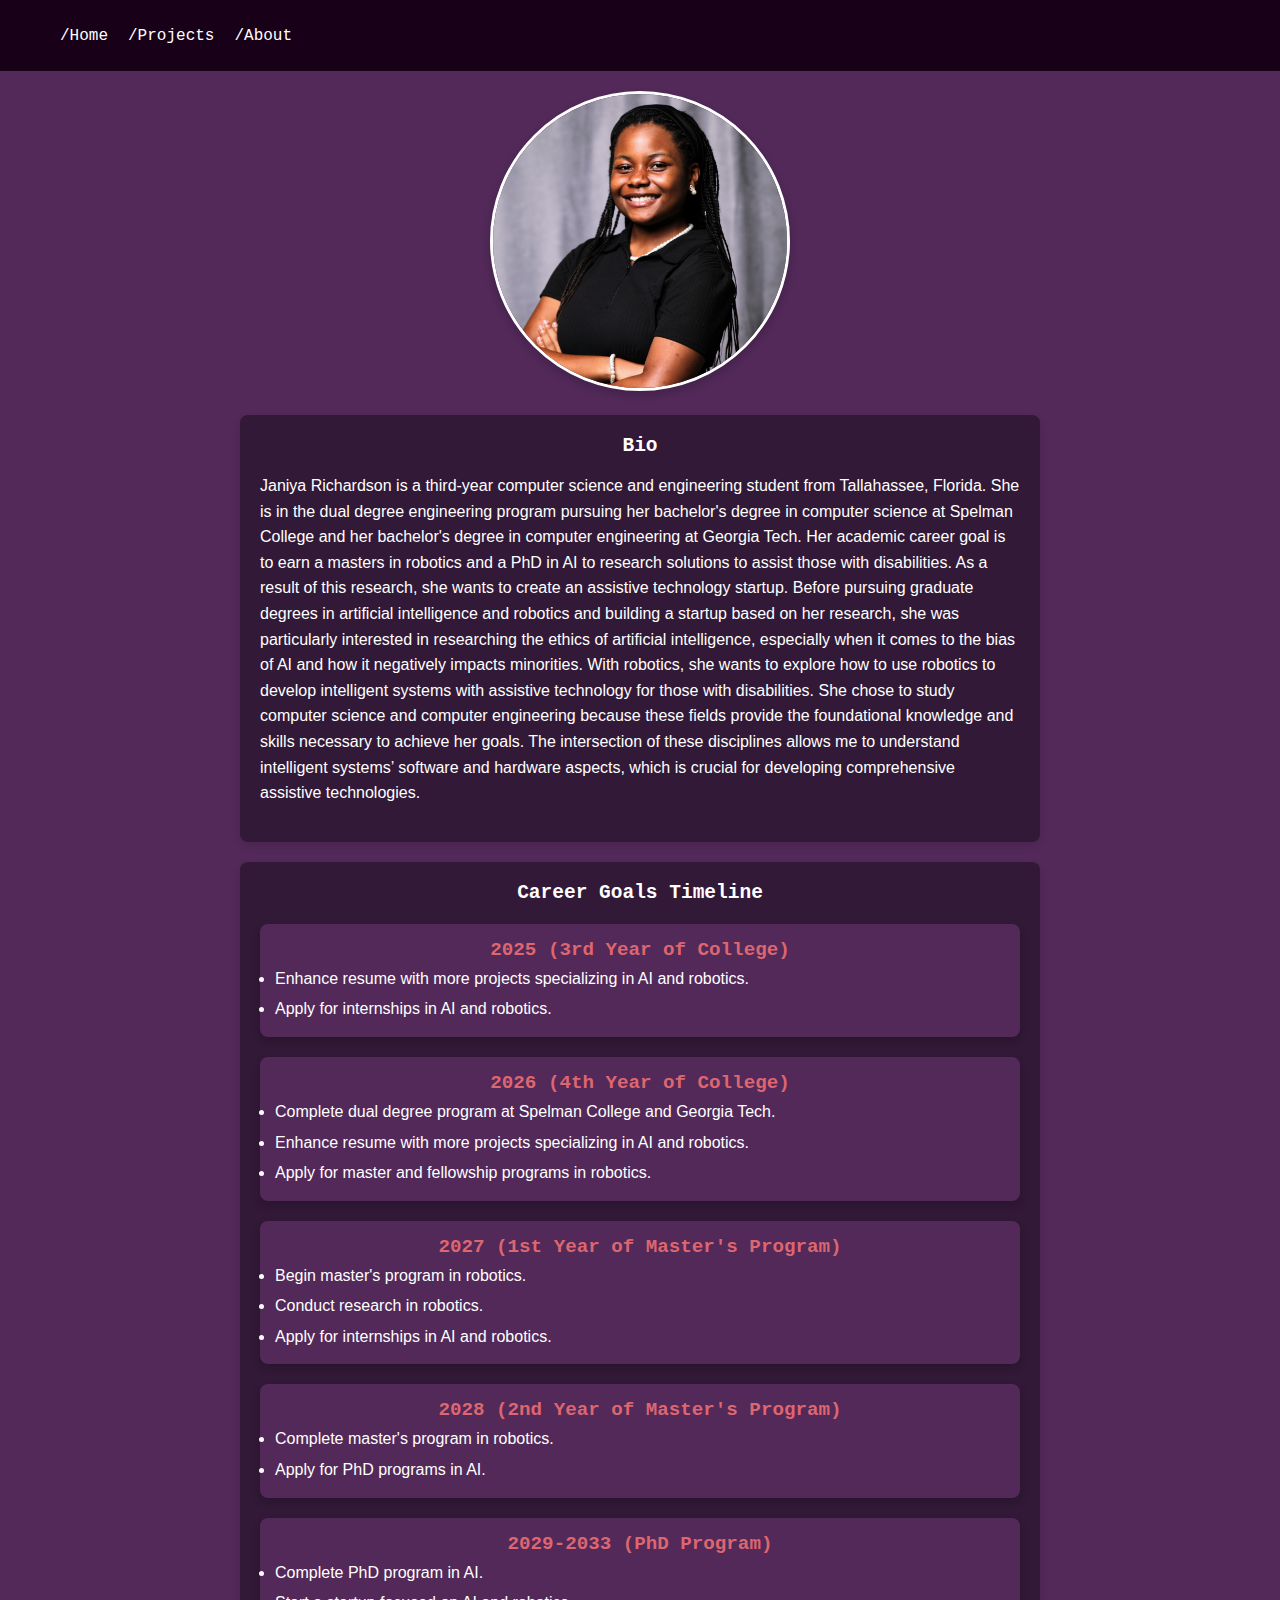
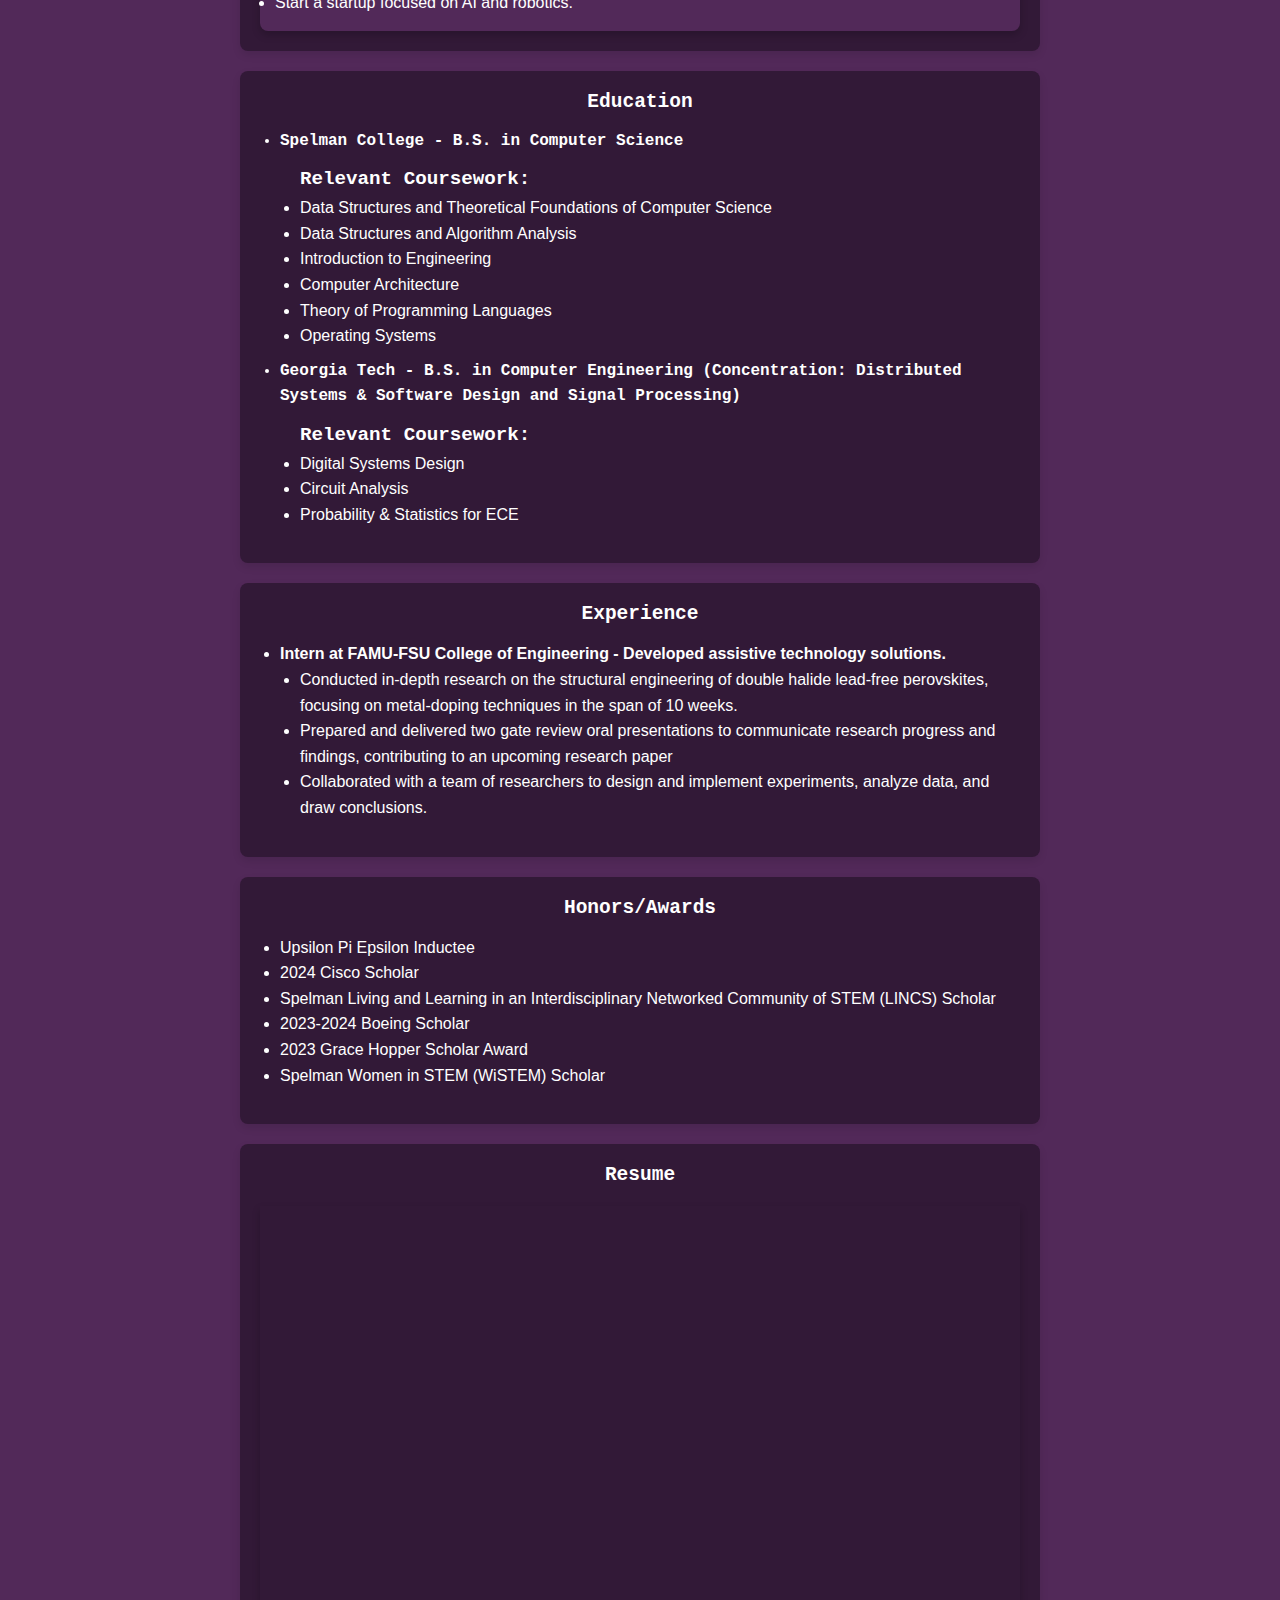
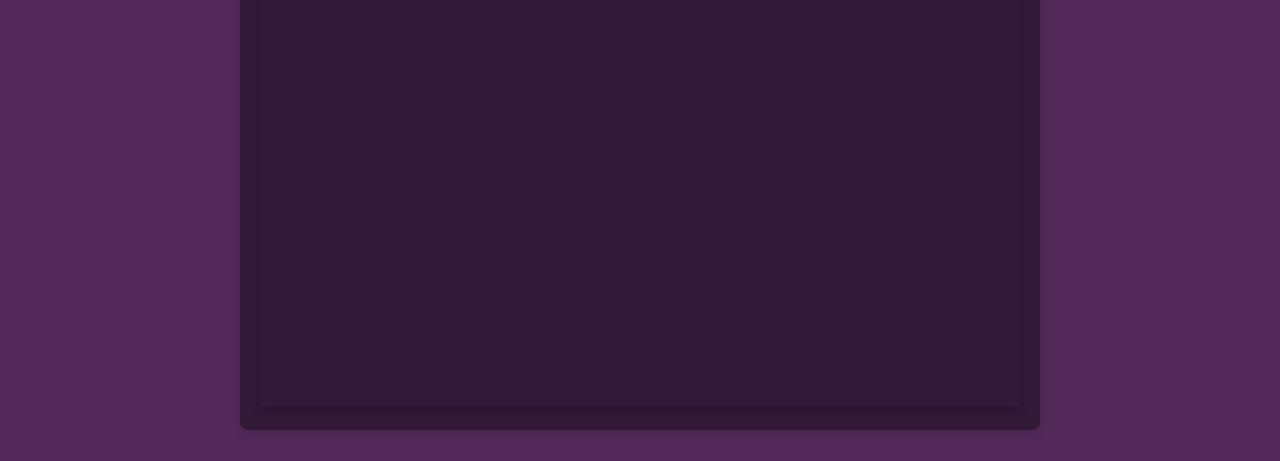
<file: about.html>
<!DOCTYPE html>
<html>
    <head>
        <title>About</title>
        <link rel="stylesheet" type = "text/css" href = "style.css">
        <link rel="stylesheet" href="https://cdnjs.cloudflare.com/ajax/libs/font-awesome/4.7.0/css/font-awesome.min.css">
        <link rel="stylesheet" href=
        "https://cdnjs.cloudflare.com/ajax/libs/font-awesome/5.15.4/css/all.min.css" />
        <script src = "script.js"></script>
        <meta name="viewport" content="width=device-width, initial-scale=1">
    </head>
    <body>
        <nav class="navbar">
            <div class="menu-icon" onclick="toggleMenu()">
                <i class="fa fa-bars"></i>
            </div>
            <ul class="nav-links" id="navLinks">
                <li><a href="index.html">/Home</a></li>
                <li><a href="projects.html">/Projects</a></li>
                <li><a href="about.html">/About</a></li>
            </ul>
        </nav>
        <div class = "pic">
            <img src = "JRichardson_Headshot.jpeg" alt = "Janiya Richardson" id = "aboutPic">
        </div>
        <!-- Bio Section -->
        <section id="bio">
            <h2>Bio</h2>
            <p>
                Janiya Richardson is a third-year computer science and engineering student from Tallahassee, Florida. 
                She is in the dual degree engineering program pursuing her bachelor's degree in computer science at Spelman College and her bachelor's degree in computer engineering at Georgia Tech. 
                Her academic career goal is to earn a masters in robotics and a PhD in AI to research solutions to assist those with disabilities. 
                As a result of this research, she wants to create an assistive technology startup. 
                Before pursuing graduate degrees in artificial intelligence and robotics and building a startup based on her research, she was particularly interested in researching the ethics of artificial intelligence, especially when it comes to the bias of AI and how it negatively impacts minorities. 
                With robotics, she wants to explore how to use robotics to develop intelligent systems with assistive technology for those with disabilities. 
                She chose to study computer science and computer engineering because these fields provide the foundational knowledge and skills necessary to achieve her goals. 
                The intersection of these disciplines allows me to understand intelligent systems’ software and hardware aspects, which is crucial for developing comprehensive assistive technologies.
        </section>
        <!-- Career Goal Timeline Section -->
<section id="career-goals">
    <h2>Career Goals Timeline</h2>
    <div class="timeline">
        <div class="timeline-item">
            <h3>2025 (3rd Year of College)</h3>
            <li>Enhance resume with more projects specializing in AI and robotics.</li>
            <li>Apply for internships in AI and robotics.</li>
        </div>
        <div class="timeline-item">
            <h3>2026 (4th Year of College)</h3>
            <li>Complete dual degree program at Spelman College and Georgia Tech.</li>
            <li>Enhance resume with more projects specializing in AI and robotics.</li>
            <li>Apply for master and fellowship programs in robotics.</li>
        </div>
        <div class="timeline-item">
            <h3>2027 (1st Year of Master's Program)</h3>
            <li>Begin master's program in robotics.</li>
            <li>Conduct research in robotics.</li>
            <li>Apply for internships in AI and robotics.</li>
        </div>
        <div class="timeline-item">
            <h3>2028 (2nd Year of Master's Program)</h3>
            <li>Complete master's program in robotics.</li>
            <li>Apply for PhD programs in AI.</li>
        </div>
        <div class="timeline-item">
            <h3>2029-2033 (PhD Program) </h3>
            <li>Complete PhD program in AI.</li>
            <li>Start a startup focused on AI and robotics.</li>
    
        </div>
    </div>
</section>
        <!-- Education Section -->
        <section id="education">
            <h2>Education</h2>
            <ul>
                <li class="school">Spelman College - B.S. in Computer Science</li>
                <ul class="courses">Relevant Coursework:
                    <li>Data Structures and Theoretical Foundations of Computer Science</li>
                    <li>Data Structures and Algorithm Analysis </li>
                    <li>Introduction to Engineering </li>
                    <li>Computer Architecture</li>
                    <li>Theory of Programming Languages</li>
                    <li>Operating Systems</li>
                </ul>
                <li class="school">Georgia Tech - B.S. in Computer Engineering (Concentration: Distributed Systems & Software Design and Signal Processing)</li>
                <ul class="courses">Relevant Coursework:
                    <li>Digital Systems Design</li>
                    <li>Circuit Analysis </li>
                    <li>Probability & Statistics for ECE</li>
                </ul>
            </ul>
        </section>

        <!-- Experience Section -->
        <section id="experience">
            <h2>Experience</h2>
            <ul>
                <li style= "font-weight: bold;">Intern at FAMU-FSU College of Engineering - Developed assistive technology solutions.</li>
                <ul>
                    <li>Conducted in-depth research on the structural engineering of double halide lead-free perovskites, focusing on metal-doping techniques in the span of 10 weeks.</li>
                    <li> Prepared and delivered two gate review oral presentations to communicate research progress and findings, contributing to an upcoming research paper</li>
                    <li>Collaborated with a team of researchers to design and implement experiments, analyze data, and draw conclusions.</li>
                </ul>
        </section>

        <!-- Honors/Awards Section -->
        <section id="achievements">
            <h2>Honors/Awards</h2>
            <ul>
                <li>Upsilon Pi Epsilon Inductee</li>
                <li>2024 Cisco Scholar</li>
                <li>Spelman Living and Learning in an Interdisciplinary Networked Community of STEM (LINCS) Scholar</li>
                <li>2023-2024 Boeing Scholar</li>
                <li>2023 Grace Hopper Scholar Award</li>
                <li>Spelman Women in STEM (WiSTEM) Scholar</li>
            </ul>
        </section>

        <!-- Resume Section -->
        <section id="resume">
            <h2>Resume</h2>
            <iframe src="J_Richardson CE Resume.pdf" width="100%" height="800px" title="Janiya Richardson's Resume"></iframe>
        </section>
    </body>
</html>
</file>
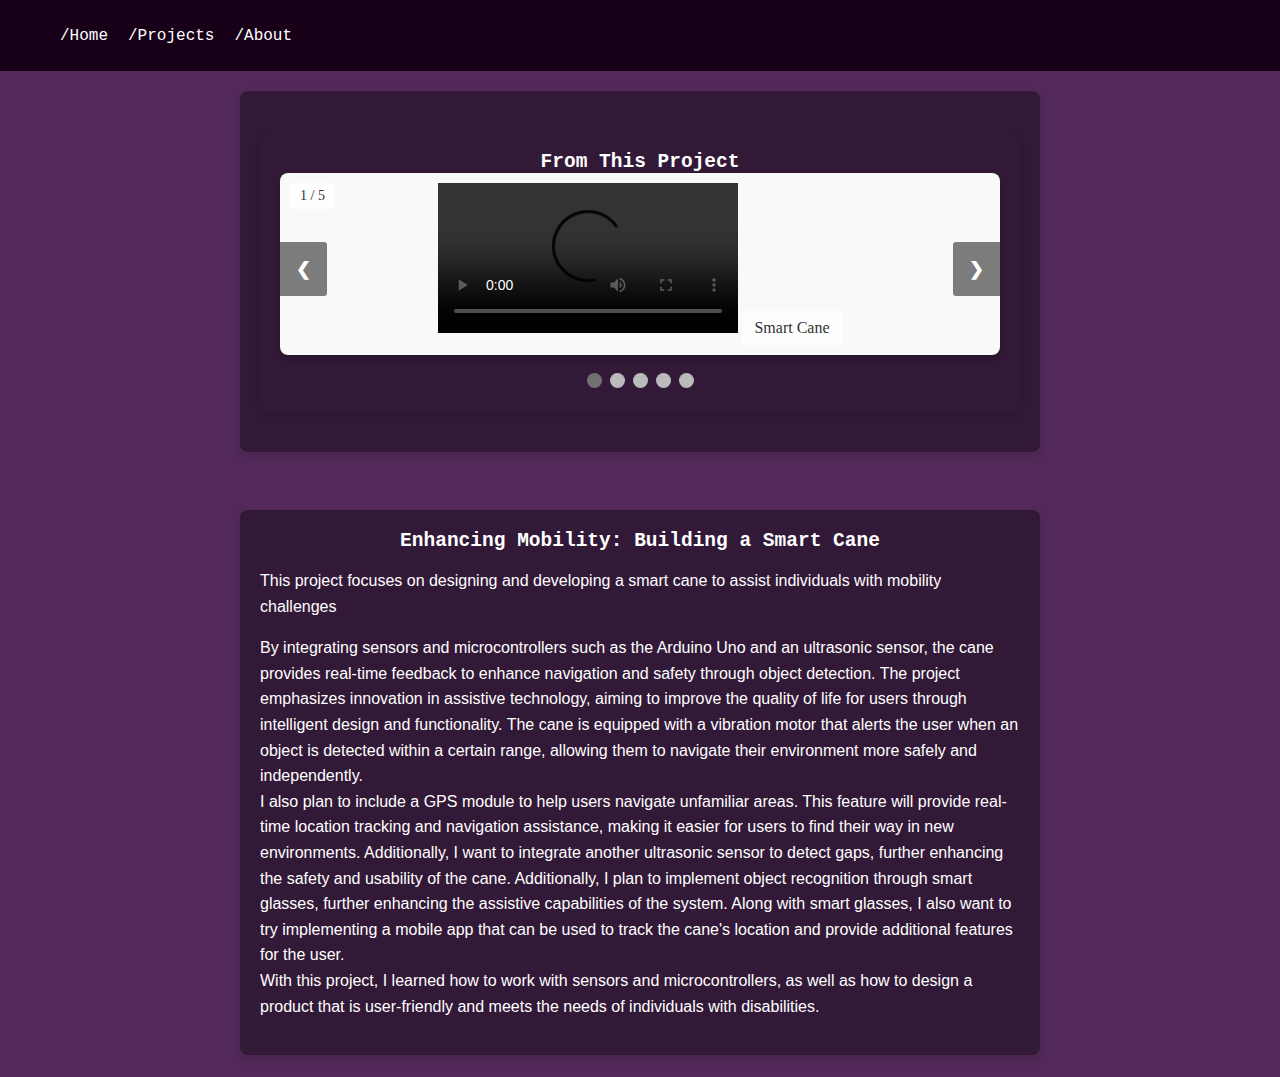
<file: projects/cane.html>
<!DOCTYPE html>
<html>
    <head>
        <title>Enhancing Mobility</title>
        <link rel="stylesheet" type="text/css" href="../style.css">
        <link rel="stylesheet" href="https://cdnjs.cloudflare.com/ajax/libs/font-awesome/4.7.0/css/font-awesome.min.css">
        <link rel="stylesheet" href="https://cdnjs.cloudflare.com/ajax/libs/font-awesome/5.15.4/css/all.min.css" />
        <script src="../script.js"></script>
        <meta name="viewport" content="width=device-width, initial-scale=1">
    </head>
    <body>
        <nav class="navbar">
            <div class="menu-icon" onclick="toggleMenu()">
                <i class="fa fa-bars"></i>
            </div>
            <ul class="nav-links" id="navLinks">
                <li><a href="../index.html">/Home</a></li>
                <li><a href="../projects.html">/Projects</a></li>
                <li><a href="../about.html">/About</a></li>
            </ul>
        </nav>
        <section class="projectDetails">
            <section id="iframeCarousel">
                <h2>From This Project</h2>
                <!-- Slideshow container -->
                <div class="slideshow-container">
        
                    <!-- Full-width slides with number and caption text -->
                    <div class="mySlides fade">
                        <div class="numbertext">1 / 5</div>
                        <video controls>
                            <source src="cane/IMG_8467.MOV" type="video/quicktime">
                            Your browser does not support the video tag.
                        </video>
                        <div class="text">Smart Cane</div>
                    </div>
        
                    <div class="mySlides fade">
                        <div class="numbertext">2 / 5</div>
                        <iframe src="cane/Smart_Cane.pdf" title="Code"></iframe>
                        <div class="text">Arduino Code for the Smart Cane</div>
                    </div>
        
                    <div class="mySlides fade">
                        <div class="numbertext">3 / 5</div>
                        <video controls>
                            <source src="cane/IMG_8467.MOV" type="video/quicktime">
                            Your browser does not support the video tag.
                        </video>
                        <div class="text">Testing out the Cane</div>
                    </div>
        
                    <div class="mySlides fade">
                        <div class="numbertext">4 / 5</div>
                        <video controls>
                            <source src="cane/IMG_8467.MOV" type="video/quicktime">
                            Your browser does not support the video tag.
                        </video>
                        <div class="text">Assembling the Arduino and Breadboard</div>
                    </div>
                    <div class="mySlides fade">
                        <div class="numbertext">5 / 5</div>
                        <video controls>
                            <source src="cane/IMG_8467.MOV" type="video/quicktime">
                            Your browser does not support the video tag.
                        </video>
                        <div class="text">Assembling the Vibration Motor</div>
                    </div>
        
                    <!-- Navigation buttons -->
                    <a class="prev" onclick="plusSlides(-1)">&#10094;</a>
                    <a class="next" onclick="plusSlides(1)">&#10095;</a>
                </div>
                <br>
        
                <!-- Dots/circles for navigation -->
                <div style="text-align:center">
                    <span class="dot" onclick="currentSlide(1)"></span>
                    <span class="dot" onclick="currentSlide(2)"></span>
                    <span class="dot" onclick="currentSlide(3)"></span>
                    <span class="dot" onclick="currentSlide(4)"></span>
                    <span class="dot" onclick="currentSlide(5)"></span>
                </div>
            </section>
        </section>
        <br>
        <section>           
            <h2>Enhancing Mobility: Building a Smart Cane</h2>
            <p>
                This project focuses on designing and developing a smart cane to assist individuals with mobility challenges
            </p>
            <p>
                By integrating sensors and microcontrollers such as the Arduino Uno and an ultrasonic sensor, the cane provides real-time feedback to enhance navigation and safety through object detection. 
                The project emphasizes innovation in assistive technology, aiming to improve the quality of life for users through intelligent design and functionality. The cane is equipped with a vibration motor that alerts the user when an object is detected within a certain range, allowing them to navigate their environment more safely and independently.
                <br>
                I also plan to include a GPS module to help users navigate unfamiliar areas. This feature will provide real-time location tracking and navigation assistance, making it easier for users to find their way in new environments. Additionally, I want to integrate another ultrasonic sensor to detect gaps, further enhancing the safety and usability of the cane.
                Additionally, I plan to implement object recognition through smart glasses, further enhancing the assistive capabilities of the system. Along with smart glasses, I also want to try implementing a mobile app that can be used to track the cane's location and provide additional features for the user.
                <br>
                With this project, I learned how to work with sensors and microcontrollers, as well as how to design a product that is user-friendly and meets the needs of individuals with disabilities.
            </p>
        </section>
    </body>
</html>
</file>
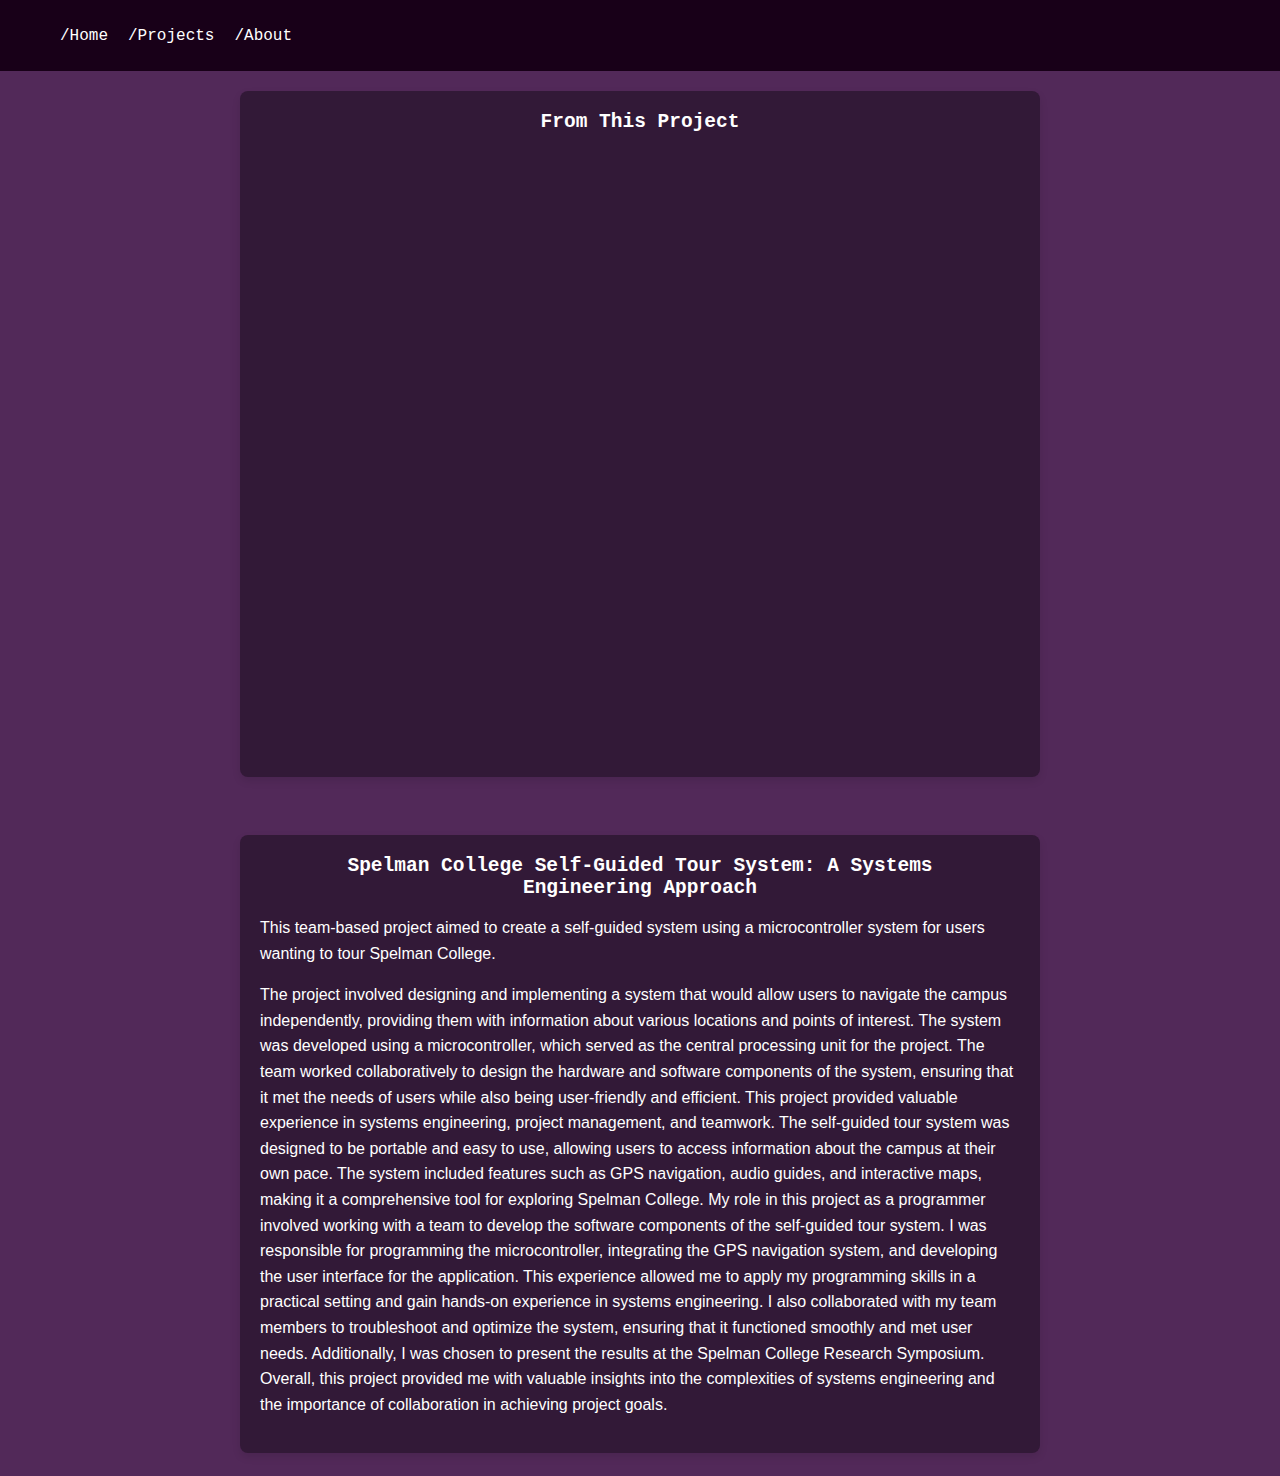
<file: projects/systems.html>
<!DOCTYPE html>
<html>
    <head>
        <title>Systems</title>
        <link rel="stylesheet" type="text/css" href="../style.css">
        <link rel="stylesheet" href="https://cdnjs.cloudflare.com/ajax/libs/font-awesome/4.7.0/css/font-awesome.min.css">
        <link rel="stylesheet" href="https://cdnjs.cloudflare.com/ajax/libs/font-awesome/5.15.4/css/all.min.css" />
        <script src="../script.js"></script>
        <meta name="viewport" content="width=device-width, initial-scale=1">
    </head>
    <body>
        <nav class="navbar">
            <div class="menu-icon" onclick="toggleMenu()">
                <i class="fa fa-bars"></i>
            </div>
            <ul class="nav-links" id="navLinks">
                <li><a href="../index.html">/Home</a></li>
                <li><a href="../projects.html">/Projects</a></li>
                <li><a href="../about.html">/About</a></li>
            </ul>
        </nav>
        <section class="projectDetails">
            <h2>From This Project</h2>
            <iframe src="../systemenginnering.pdf"></iframe>
        </section>
        <br>
        <section>           
            <h2>Spelman College Self-Guided Tour System: A Systems Engineering Approach</h2>
            <p>
                This team-based project aimed to create a self-guided system using a microcontroller system for users wanting to tour Spelman College.
            </p>
            <p>
                The project involved designing and implementing a system that would allow users to navigate the campus independently, providing them with information about various locations and points of interest. The system was developed using a microcontroller, which served as the central processing unit for the project. The team worked collaboratively to design the hardware and software components of the system, ensuring that it met the needs of users while also being user-friendly and efficient. This project provided valuable experience in systems engineering, project management, and teamwork.
                The self-guided tour system was designed to be portable and easy to use, allowing users to access information about the campus at their own pace. The system included features such as GPS navigation, audio guides, and interactive maps, making it a comprehensive tool for exploring Spelman College. 
                 My role in this project as a programmer involved working with a team to develop the software components of the self-guided tour system. I was responsible for programming the microcontroller, integrating the GPS navigation system, and developing the user interface for the application. 
                 This experience allowed me to apply my programming skills in a practical setting and gain hands-on experience in systems engineering. I also collaborated with my team members to troubleshoot and optimize the system, ensuring that it functioned smoothly and met user needs. 
                 Additionally, I was chosen to present the results at the Spelman College Research Symposium.
                 Overall, this project provided me with valuable insights into the complexities of systems engineering and the importance of collaboration in achieving project goals.
            </p>
        </section>
    </body>
</html>
</file>
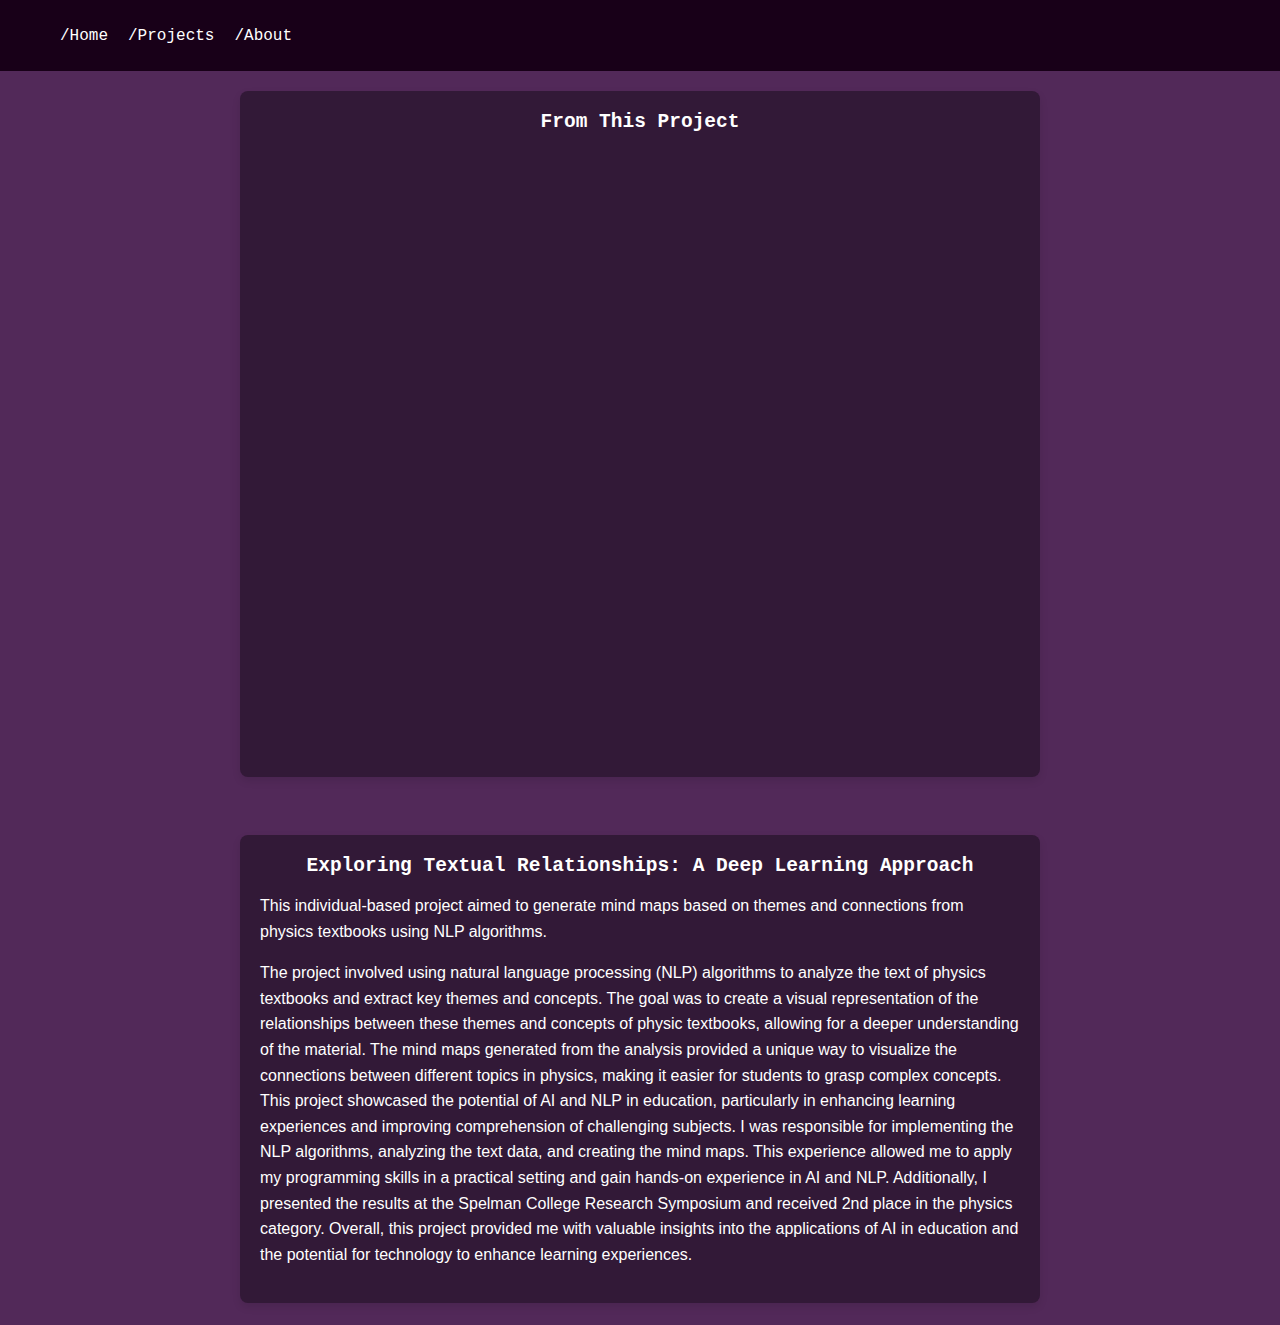
<file: projects/theme.html>
<!DOCTYPE html>
<html>
    <head>
        <title>Theme</title>
        <link rel="stylesheet" type="text/css" href="../style.css">
        <link rel="stylesheet" href="https://cdnjs.cloudflare.com/ajax/libs/font-awesome/4.7.0/css/font-awesome.min.css">
        <link rel="stylesheet" href="https://cdnjs.cloudflare.com/ajax/libs/font-awesome/5.15.4/css/all.min.css" />
        <script src="../script.js"></script>
        <meta name="viewport" content="width=device-width, initial-scale=1">
    </head>
    <body>
        <nav class="navbar">
            <div class="menu-icon" onclick="toggleMenu()">
                <i class="fa fa-bars"></i>
            </div>
            <ul class="nav-links" id="navLinks">
                <li><a href="../index.html">/Home</a></li>
                <li><a href="../projects.html">/Projects</a></li>
                <li><a href="../about.html">/About</a></li>
            </ul>
        </nav>
        <section class="projectDetails">
            <h2>From This Project</h2>
            <iframe src="../themebasedAI.pdf"></iframe>
        </section>
        <br>
        <section>           
            <h2>Exploring Textual Relationships: A Deep Learning Approach</h2>
            <p>
                This individual-based project aimed to generate mind maps based on themes and connections from physics textbooks using NLP algorithms. 
            </p>
            <p>
                The project involved using natural language processing (NLP) algorithms to analyze the text of physics textbooks and extract key themes and concepts. The goal was to create a visual representation of the relationships between these themes and concepts of physic textbooks, allowing for a deeper understanding of the material. 
                The mind maps generated from the analysis provided a unique way to visualize the connections between different topics in physics, making it easier for students to grasp complex concepts. 
                This project showcased the potential of AI and NLP in education, particularly in enhancing learning experiences and improving comprehension of challenging subjects.
                I was responsible for implementing the NLP algorithms, analyzing the text data, and creating the mind maps. This experience allowed me to apply my programming skills in a practical setting and gain hands-on experience in AI and NLP.
                Additionally, I presented the results at the Spelman College Research Symposium and received 2nd place in the physics category.
                Overall, this project provided me with valuable insights into the applications of AI in education and the potential for technology to enhance learning experiences.
            </p>
        </section>
    </body>
</html>
</file>
<file: style.css>
/* General Styles */
body {
    background-color: #522959;
    background-size: cover;
    margin: 0;
    padding: 0;
    box-sizing: border-box;
}

/* Home Page */
.fadeIn {
    animation: fadeInAnimation ease 6s;
    animation-iteration-count: 1;
    animation-fill-mode: forwards;
}

@keyframes fadeInAnimation {
    0% {
        opacity: 0;
    }
    100% {
        opacity: 1;
    }
}

h2, h3 {
    margin: 0 auto;
    color: white;
    text-align: center;
    max-width: 90%; /* Ensure text fits within the screen */
}

#welcome {
    top: 100px;
    position: relative;
    font-size: 2rem; /* Use relative font size */
    margin: 20px auto;
    text-align: center;
    width: 90%; /* Ensure it fits within the screen */
    font-family: monospace;
}

#spelmanIntro {
    top: 100px;
    position: relative;
    font-size: 1.5rem; /* Use relative font size */
    line-height: 1.5;
    padding: 10px;
    text-align: justify;
    width: 90%; /* Ensure it fits within the screen */
    margin: 20px auto;
    font-family: monospace;
}

#gear1, #gear2 {
    top: 100px;
    position: relative;
    width: 150px; /* Adjust size for smaller screens */
    height: 150px;
    margin: 20px auto; /* Center the gears */
    display: block;
    animation: gear-rotate 5s both infinite;
}

@keyframes gear-rotate {
    0% {
        transform: rotateZ(0);
    }
    50% {
        transform: rotateZ(180deg);
    }
    100% {
        transform: rotateZ(0deg);
    }
}

hr {
    position: relative;
    color: white;
    width: 90%; /* Ensure it fits within the screen */
    margin: 20px auto; /* Center the line */
    top: 100px;
}

/* Featured Projects Section */
#featuredProjects {
    position: relative;
    font-size: 2rem; /* Use relative font size */
    width: 90%; /* Ensure it fits within the screen */
    margin: 25px auto;
    font-family: monospace;
    color: white;
    text-align: center;
    top: 100px;
}

/* Navigation Menu */
.navbar {
    display: flex;
    justify-content: space-between;
    align-items: center;
    background-color: #180018;
    padding: 10px 20px;
    color: white;
}

.nav-links {
    list-style: none;
    display: flex;
    gap: 20px;
    flex-wrap: wrap; /* Allow wrapping on smaller screens */
}

.nav-links li {
    display: inline;
}

.nav-links a {
    text-decoration: none;
    color: white;
    font-size: 1rem;
    font-family: monospace;
}

.menu-icon {
    display: none;
    font-size: 24px;
    cursor: pointer;
}

/* Responsive Design for Small Screens */
@media screen and (max-width: 600px) {
    #gear1, #gear2 {
        width: 100px; /* Smaller size for gears */
        height: 100px;
    }

    #welcome {
        font-size: 1.5rem; /* Smaller font size */
    }

    #spelmanIntro {
        font-size: 1rem; /* Smaller font size */
    }

    #featuredProjects {
        font-size: 1.5rem; /* Smaller font size */
    }

    .nav-links {
        display: none;
        flex-direction: column;
        background-color: #180018;
        position: absolute;
        top: 50px;
        right: 0;
        width: 100%;
        text-align: center;
    }

    .nav-links.active {
        display: flex;
    }

    .menu-icon {
        display: block;
    }
}

.wrapper {
    max-width: 1100px;
    width: 100%;
    position: relative;
    margin: 0 auto;
    top: 100px;

}

.wrapper i {
    height: 50px;
    width: 50px;
    background:  #dd666f;
    text-align: center;
    line-height: 50px;
    border-radius: 50%;
    cursor: pointer;
    position: absolute;
    top: 50%;
    font-size: 1.25 rem;
    transform: translateY(-50%);
    box-shadow: 0 3px 6px rgba(0, 0, 0, 0.23);

}

.wrapper i:first-child {
    left: -22px;

}

.wrapper i:last-child {
    right: -22px;

}

.wrapper .carousel {
    display: grid;
    grid-auto-flow: column;
    grid-auto-columns: calc((100% / 3) - 12px);
    gap: 16px;
    overflow-x: auto;
    scroll-snap-type: x mandatory;
    scroll-behavior: smooth;
    scrollbar-width: 0;
}

.carousel::-webkit-scrollbar {
    display: none;
}

.carousel :where(.card, .img) {
    display: flex;
    align-items: center;
    justify-content: center;
}

.carousel.dragging {
    scroll-snap-type: none;
    scroll-behavior: auto;
}

.carousel.no-transition {
    scroll-behavior: auto;
}

.carousel.dragging .card {
    cursor: grab;
    user-select: none;
}

.carousel .card {
    scroll-snap-align: start;
    height: 340px;
    list-style: none;
    background: #321937;
    border-radius: 8px;
    display: flex;
    cursor: pointer;
    width: 98%;
    padding-bottom: 15px;
    align-items: center;
    justify-content: center;
    flex-direction: column;
}

.card .img {
    width: 145px;
    height: 145px;
    border-radius: 50%;

}

.card .img img {
    width: 140px;
    height: 140px;
    object-fit: cover;
    border-radius: 50%;
    border: 4px solid #fff;
}

.card h2 {
    font-weight: 500;
    font-size: 1.5rem;
    margin: 30px 0 5px;
    font-family: monospace;
}


@media screen and (max-width: 900px) {
    .wrapper .carousel {
        grid-auto-columns: calc((100% / 2) - 9px);

    }
}

@media screen and (max-width: 600px) {
    .wrapper .carousel {
        grid-auto-columns: 100%;

    }
}

.moreButton{
    background-color: #dd666f;
    border: none;
    padding: 16px;
    text-decoration: none;
}

.moreButton a {
    color: black;
    text-decoration: none;
    font-size: 1 rem;
    font-family: monospace;
}

/*About Page*/
.pic {
    text-align: center; /* Center the image horizontally */
    margin-top: 20px; /* Add some space at the top */
}

#aboutPic {
    width: 300px; /* Set a reasonable width */
    height: 300px; /* Set a reasonable height */
    border-radius: 50%; /* Make the image circular */
    object-fit: cover; /* Ensure the image fits within the circle */
    border: 3px solid #fff; /* Optional: Add a border for styling */
    box-shadow: 0 4px 8px rgba(0, 0, 0, 0.2); /* Optional: Add a shadow */
}
section {
    margin: 20px auto;
    padding: 20px;
    max-width: 800px;
    background-color: #321937;
    border-radius: 8px;
    box-shadow: 0 4px 8px rgba(0, 0, 0, 0.1);
}

section h2 {
    text-align: center;
    color: white;
    font-family: monospace;
}

section p, section ul {
    font-size: 1rem;
    line-height: 1.6;
    color: #fff;
    font-family: Arial, Helvetica, sans-serif;
}

section ul {
    list-style-type: disc;
    padding-left: 20px;
}

#career-goals {
    margin: 20px auto;
    padding: 20px;
    max-width: 800px;
    background-color: #321937;
    border-radius: 8px;
    box-shadow: 0 4px 8px rgba(0, 0, 0, 0.1);
}

#career-goals h2 {
    text-align: center;
    color: white;
    font-family: monospace;
    margin-bottom: 20px;
    text-align: center;
}

.timeline {
    display: flex;
    flex-direction: column;
    gap: 20px;
}

.timeline-item {
    background-color: #522959;
    padding: 15px;
    border-radius: 8px;
    box-shadow: 0 4px 8px rgba(0, 0, 0, 0.2);
    color: white;
}

.timeline-item h3 {
    font-size: 1.2rem;
    color: #dd666f;
    font-family: monospace;
    text-align: center;
}

.timeline-item li {
    margin: 5px 0 0;
    font-size: 1rem;
    line-height: 1.6;
    font-family: Arial, Helvetica, sans-serif;
}
#resume iframe {
    border: none; /* Removes the default border around the iframe */
    margin-top: 20px; /* Adds spacing between the heading and the iframe */
    box-shadow: 0 4px 8px rgba(0, 0, 0, 0.2); /* Adds a subtle shadow for better aesthetics */
}

.courses {
    font-size: 1.2rem; /* Make the "Relevant Coursework" heading larger */
    font-weight: bold; /* Optional: Make it bold for emphasis */
    margin-bottom: 10px; /* Add some spacing below */
    font-family: monospace;
}

.courses li {
    font-size: 1rem; /* Keep the individual bullet points smaller */
    font-weight: normal; /* Ensure they are not bold */
    font-family: Arial, Helvetica, sans-serif;
}
.school{
    font-size:1.7 rem;
    font-weight: bold;
    margin-bottom: 10px; /* Add some spacing below */
    font-family: monospace;
}
/*Projects Page*/
.title {
    text-align: center;
    font-size: 2rem;
    color: white;
    margin-top: 20px;
    font-family: monospace;
}

* {
    box-sizing: border-box;
  }
  
  /* Float columns side by side */
  .column {
    float: left;
    width: 33%;
    padding: 0 10px;
  }
  
  /* Remove extra left and right margins, due to padding in columns */
  .row {margin: 0 -5px;}
  
  /* Clear floats after the columns */
  .row:after {
    content: "";
    display: table;
    clear: both;
  }
  
  /* Style the counter cards */
  .projectCard {
    box-shadow: 0 4px 8px 0 rgba(0, 0, 0, 0.2); /* this adds the "card" effect */
    padding: 16px;
    color: white;
    font-family: monospace;
    text-align: center;
    background-color: #321937;
    border-radius: 8px;
    transition: transform 0.3s ease, box-shadow 0.3s ease;
  }
  
  /* Responsive columns - one column layout (vertical) on small screens */
  @media screen and (max-width: 600px) {
    .column {
      width: 100%;
      display: block;
      margin-bottom: 20px;
    }
  }

  /*Individual Projects*/
  * {box-sizing:border-box}

/* Slideshow container */
.slideshow-container {
    position: relative;
    max-width: 100%;
    margin: auto;
    overflow: hidden;
    background-color: #f9f9f9;
    border-radius: 8px;
    box-shadow: 0 4px 8px rgba(0, 0, 0, 0.2);
}

/* Slides */
.mySlides {
    display: none;
    text-align: center;
    padding: 10px;
}

/* Iframe styling */
.mySlides iframe {
    width: 100%;
    height: 600px; /* Adjust height for better visibility */
    border: none;
    border-radius: 8px;
}


/* Caption text */
.text {
    color: #333;
    font-size: 16px;
    padding: 8px 12px;
    background-color: rgba(255, 255, 255, 0.8);
    border-radius: 4px;
    margin-top: 10px;
    display: inline-block;
}

/* Number text (e.g., 1 / 4) */
.numbertext {
    color: #333;
    font-size: 14px;
    position: absolute;
    top: 10px;
    left: 10px;
    background-color: rgba(255, 255, 255, 0.8);
    padding: 5px 10px;
    border-radius: 4px;
}

/* Navigation buttons */
.prev, .next {
    cursor: pointer;
    position: absolute;
    top: 50%;
    width: auto;
    margin-top: -22px;
    padding: 16px;
    color: white;
    font-weight: bold;
    font-size: 18px;
    transition: 0.6s ease;
    border-radius: 0 3px 3px 0;
    user-select: none;
    background-color: rgba(0, 0, 0, 0.5);
}

.next {
    right: 0;
    border-radius: 3px 0 0 3px;
}

.prev:hover, .next:hover {
    background-color: rgba(0, 0, 0, 0.8);
}

/* Dots */
.dot {
    cursor: pointer;
    height: 15px;
    width: 15px;
    margin: 0 2px;
    background-color: #bbb;
    border-radius: 50%;
    display: inline-block;
    transition: background-color 0.6s ease;
}

.active, .dot:hover {
    background-color: #717171;
}

/* Responsive iframe for smaller screens */
@media screen and (max-width: 768px) {
    .mySlides iframe {
        height: 400px; /* Reduce height for smaller screens */
    }
}

@media screen and (max-width: 480px) {
    .mySlides iframe {
        height: 300px; /* Further reduce height for very small screens */
    }
}
  /* Fading animation */
  .fade {
    animation-name: fade;
    animation-duration: 1.5s;
  }
  
  @keyframes fade {
    from {opacity: .4}
    to {opacity: 1}
  }

.projectDetails iframe{
    width: 100%;
    height: 600px; /* Adjust height for better visibility */
    border: none;
    border-radius: 8px;
    margin-top: 20px; /* Add some space above the iframe */
}
</file>
